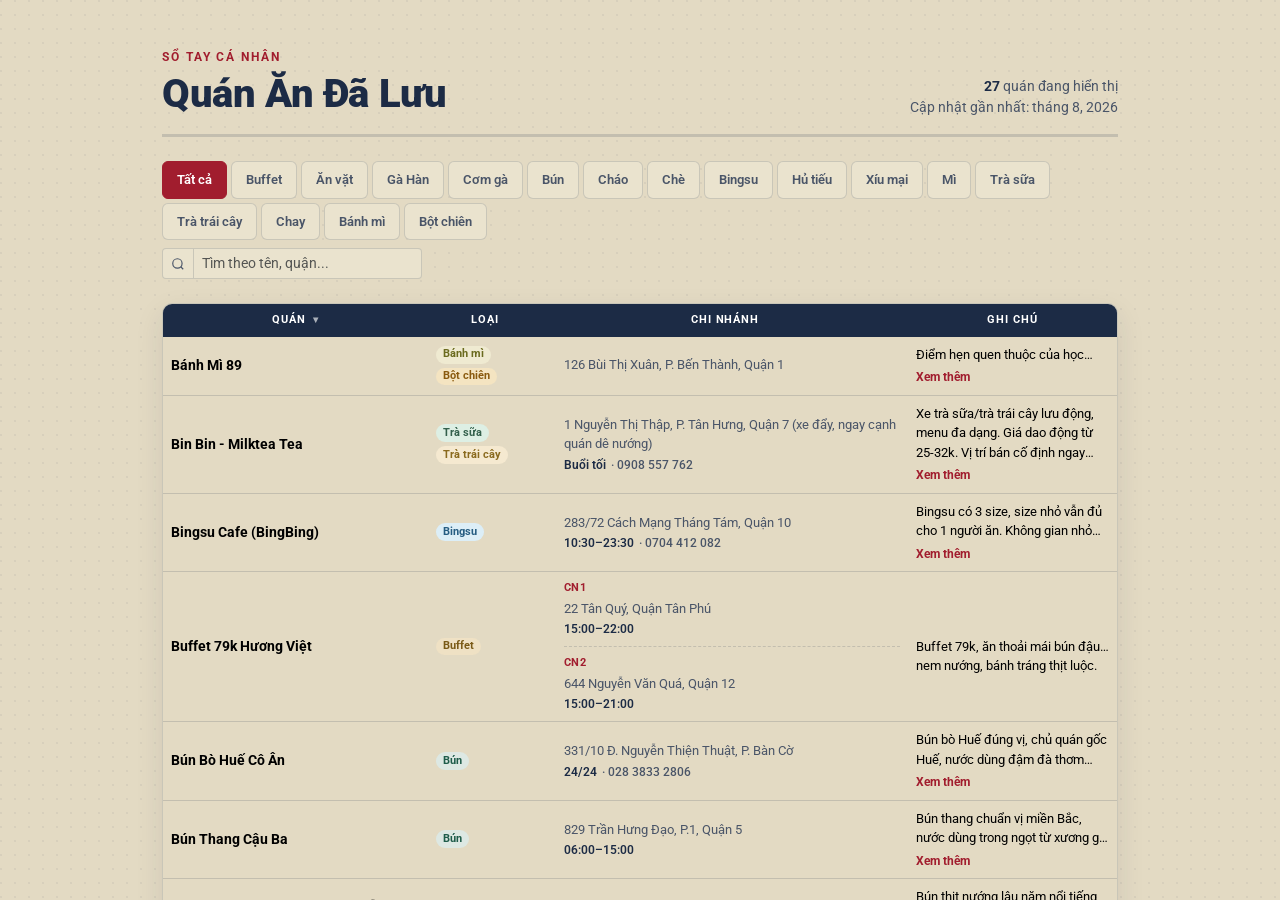
<file: index.html>
<!DOCTYPE html>
<html lang="vi">
<head>
<meta charset="UTF-8">
<meta http-equiv="refresh" content="0; url=Cac_quan_an_da_luu/">
<link rel="canonical" href="Cac_quan_an_da_luu/">
<title>Đang chuyển hướng…</title>
</head>
<body>
  <p>Đang chuyển đến <a href="Cac_quan_an_da_luu/">Sổ Quán Ăn</a>…</p>
</body>
</html>
</file>
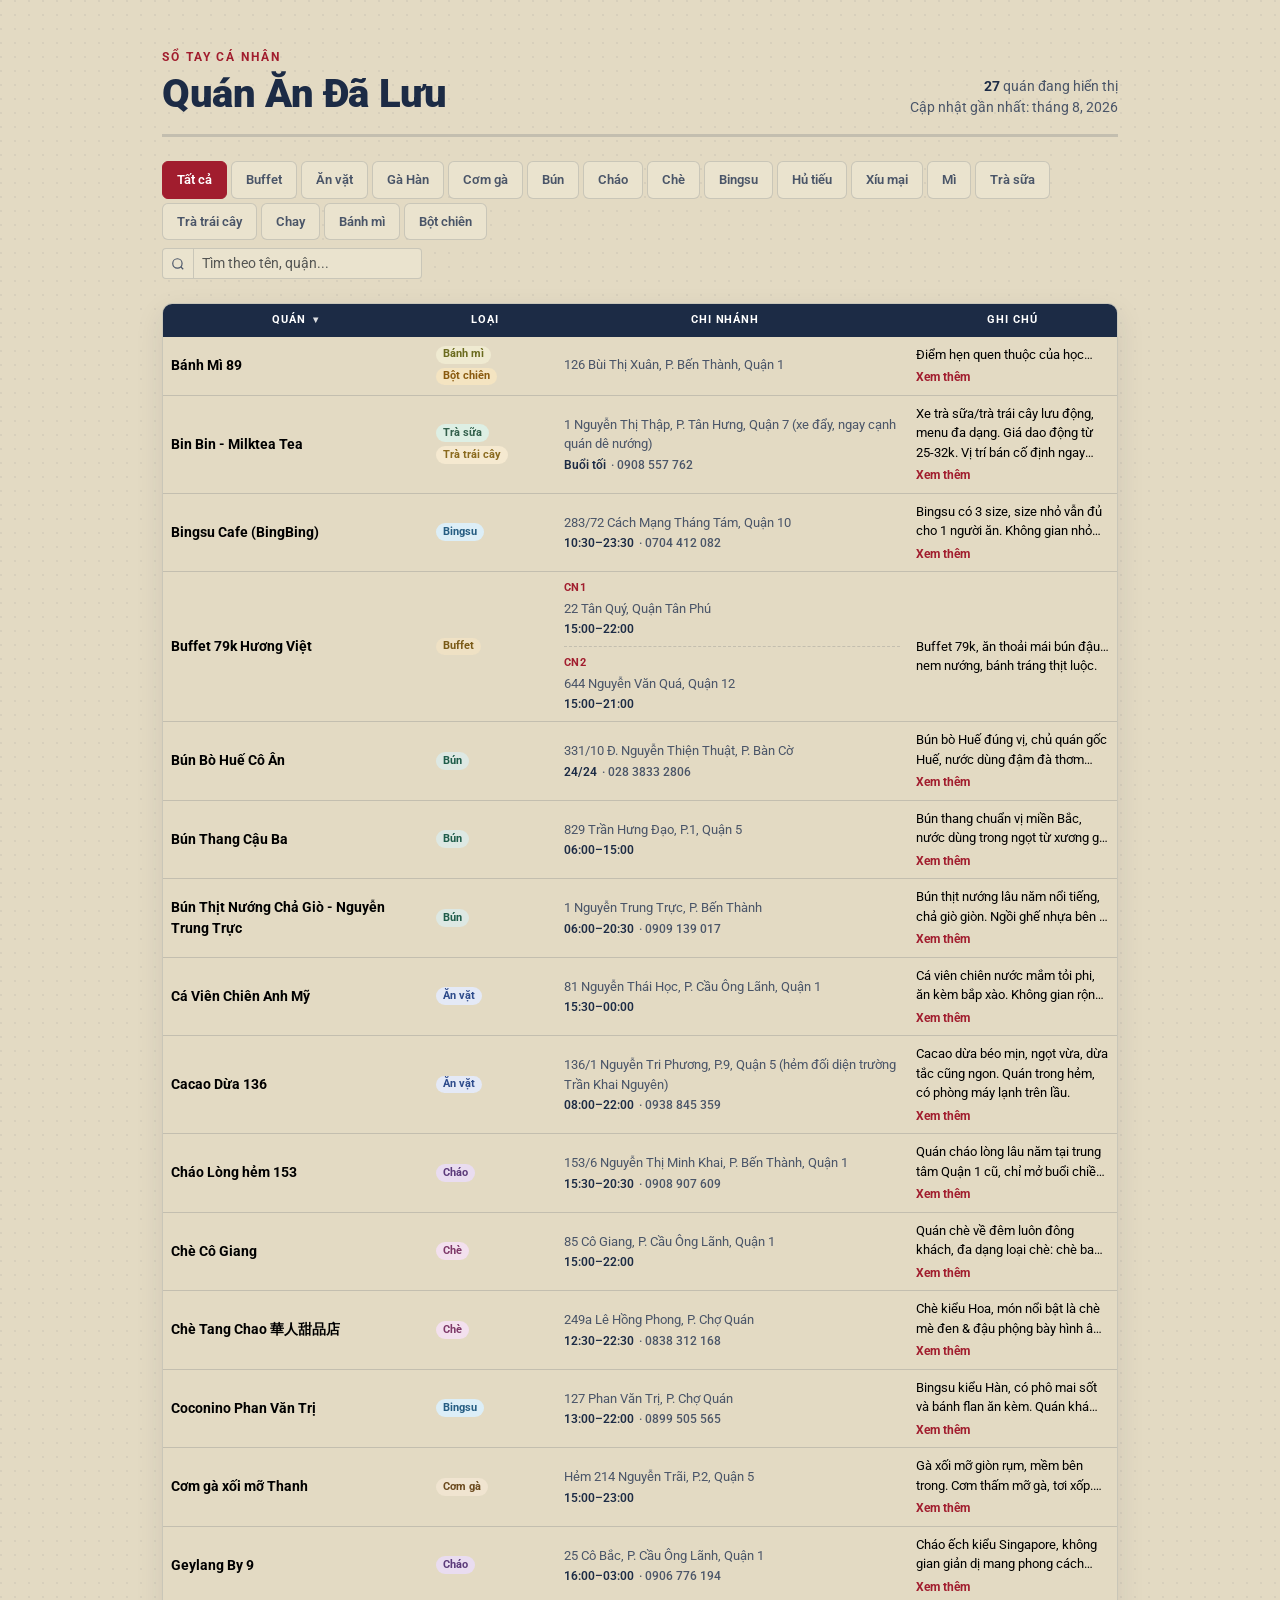
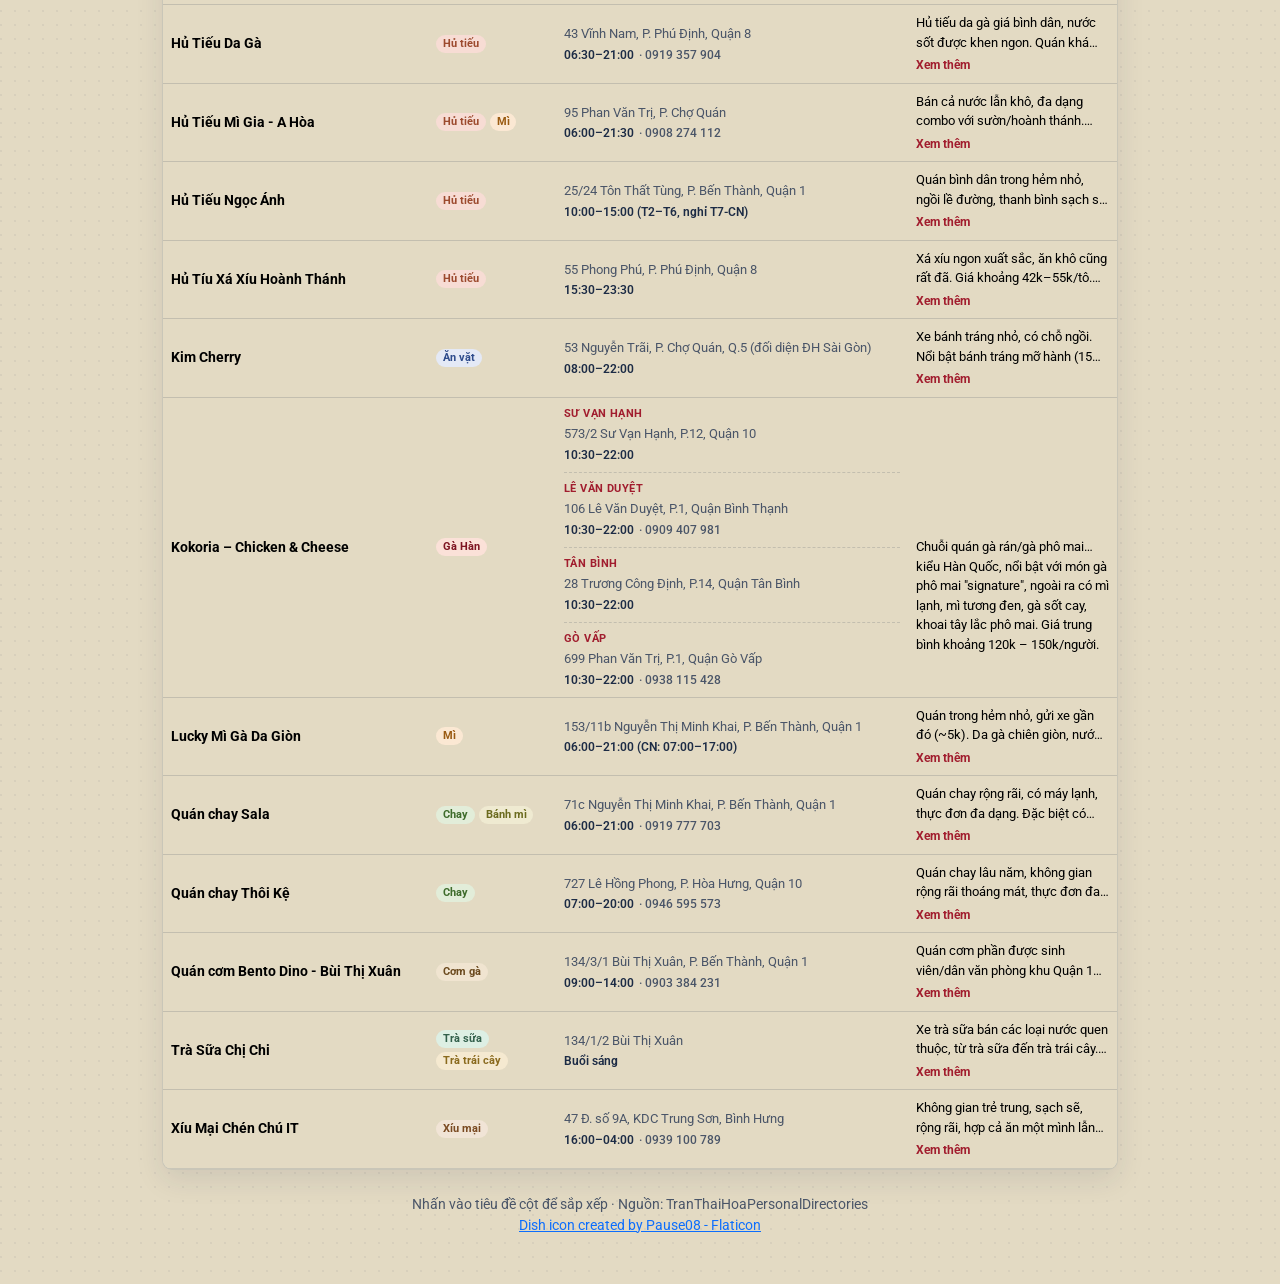
<file: Cac_quan_an_da_luu/index.html>
<!DOCTYPE html>
<html lang="vi">
<head>
<meta charset="UTF-8">
<meta name="viewport" content="width=device-width, initial-scale=1.0">
<title>Sổ Quán Ăn — Danh sách đã lưu</title>

<link rel="icon" type="image/png" href="dish.png">
<link rel="apple-touch-icon" href="dish.png">

<link rel="manifest" href="manifest.json">
<meta name="theme-color" content="#E3DAC3">

<link rel="preconnect" href="https://fonts.googleapis.com">
<link rel="preconnect" href="https://fonts.gstatic.com" crossorigin>
<link href="https://fonts.googleapis.com/css2?family=Roboto:ital,wght@0,400;0,500;0,700;0,900;1,500&display=swap" rel="stylesheet">

<!-- Bootstrap 5 -->
<link href="https://cdn.jsdelivr.net/npm/bootstrap@5.3.3/dist/css/bootstrap.min.css" rel="stylesheet">

<!-- Giao diện riêng, nạp SAU Bootstrap để override -->
<link rel="stylesheet" href="style.css">
</head>
<body>

<div class="container wrap py-5">

  <header class="d-flex justify-content-between align-items-end flex-wrap gap-3 pb-3 mb-2 border-bottom border-3">
    <div>
      <p class="kicker mb-1">Sổ tay cá nhân</p>
      <h1 class="mb-0">Quán Ăn Đã Lưu</h1>
    </div>
    <div class="meta text-sm-end small">
      <div><strong id="count-visible">0</strong> quán đang hiển thị</div>
      <div>Cập nhật gần nhất: tháng 8, 2026</div>
    </div>
  </header>

  <div class="controls d-flex justify-content-between align-items-center flex-wrap gap-2 my-4">
    <ul class="nav nav-pills gap-1" id="tabs"></ul>

    <div class="input-group input-group-sm search-group">
      <span class="input-group-text">
        <svg width="14" height="14" viewBox="0 0 24 24" fill="none" stroke="currentColor" stroke-width="2"><circle cx="11" cy="11" r="8"/><path d="m21 21-4.3-4.3"/></svg>
      </span>
      <input id="search-input" type="text" class="form-control" placeholder="Tìm theo tên, quận...">
    </div>
  </div>

  <div class="ledger table-responsive">
    <table class="table table-hover align-middle mb-0">
      <thead>
        <tr>
          <th data-key="name" scope="col">Quán <span class="arrow">▾</span></th>
          <th data-key="category" scope="col">Loại <span class="arrow">▾</span></th>
          <th data-key="address" scope="col">Chi nhánh <span class="arrow">▾</span></th>
          <th data-key="note" scope="col">Ghi chú</th>
        </tr>
      </thead>
      <tbody id="table-body"></tbody>
    </table>
  </div>

  <footer class="text-center small mt-4">
    Nhấn vào tiêu đề cột để sắp xếp · Nguồn: TranThaiHoaPersonalDirectories
    <br>
    <a href="https://www.flaticon.com/free-icon/dish_857718" title="dish icon" target="_blank" rel="noopener">Dish icon created by Pause08 - Flaticon</a>
  </footer>

</div>

<script src="data.js"></script>
<script src="app.js"></script>
</body>
</html>
</file>
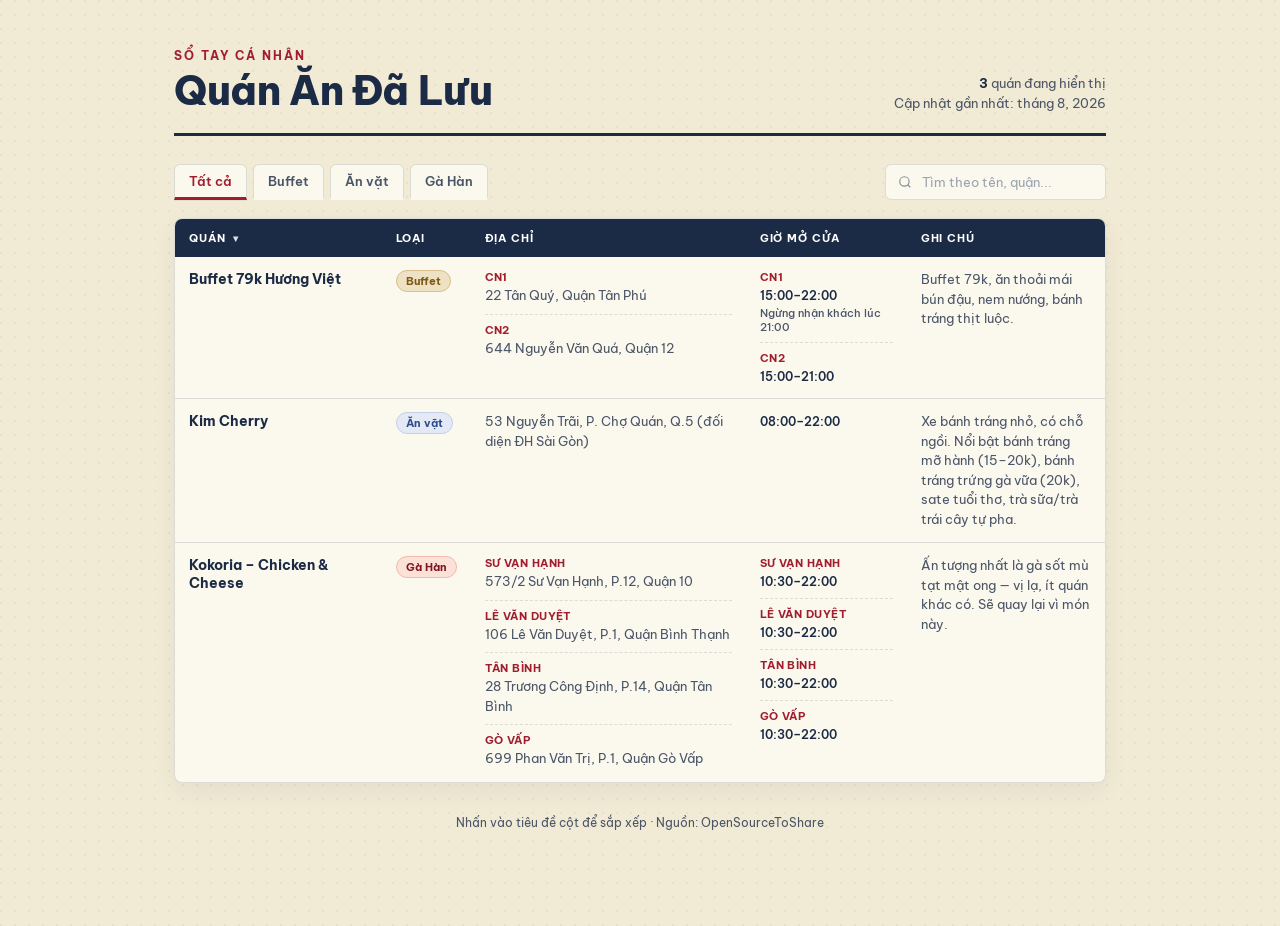
<file: Cac_quan_an_da_luu/index_2.html>
<!DOCTYPE html>
<html lang="vi">
<head>
<meta charset="UTF-8">
<meta name="viewport" content="width=device-width, initial-scale=1.0">
<title>Sổ Quán Ăn — Danh sách đã lưu</title>
<link rel="preconnect" href="https://fonts.googleapis.com">
<link rel="preconnect" href="https://fonts.gstatic.com" crossorigin>
<link href="https://fonts.googleapis.com/css2?family=Be+Vietnam+Pro:ital,wght@0,400;0,500;0,600;0,700;0,800;1,500&display=swap" rel="stylesheet">
<style>
  :root{
    --paper: #F1EAD4;
    --paper-card: #FBF8EE;
    --ink: #1C2B45;
    --ink-soft: #4A5568;
    --lacquer: #A11D2E;
    --lacquer-dark: #7E1522;
    --brass: #9A7B3F;
    --jade: #33604C;
    --line: rgba(28,43,69,0.14);
    --shadow: 0 1px 0 rgba(28,43,69,0.06);
  }

  *{box-sizing:border-box;}

  html,body{
    margin:0;
    padding:0;
    background:var(--paper);
    color:var(--ink);
    font-family:'Be Vietnam Pro', sans-serif;
    -webkit-font-smoothing:antialiased;
  }

  body{
    background-image:
      radial-gradient(circle at 1px 1px, rgba(28,43,69,0.05) 1px, transparent 1px);
    background-size: 14px 14px;
  }

  .wrap{
    max-width:980px;
    margin:0 auto;
    padding:48px 24px 96px;
  }

  /* ---------- Header ---------- */
  header{
    display:flex;
    justify-content:space-between;
    align-items:flex-end;
    gap:24px;
    border-bottom:3px solid var(--ink);
    padding-bottom:20px;
    margin-bottom:8px;
    flex-wrap:wrap;
  }

  .kicker{
    font-size:12px;
    letter-spacing:0.16em;
    text-transform:uppercase;
    color:var(--lacquer);
    font-weight:700;
    margin:0 0 6px;
  }

  h1{
    font-size:clamp(28px, 4vw, 40px);
    font-weight:800;
    margin:0;
    line-height:1.1;
    letter-spacing:-0.01em;
  }

  .meta{
    text-align:right;
    font-size:13px;
    color:var(--ink-soft);
    line-height:1.5;
  }
  .meta strong{ color:var(--ink); font-weight:700; }

  /* ---------- Controls ---------- */
  .controls{
    display:flex;
    justify-content:space-between;
    align-items:center;
    gap:16px;
    flex-wrap:wrap;
    margin:28px 0 18px;
  }

  .tabs{
    display:flex;
    gap:6px;
    flex-wrap:wrap;
  }

  .tab{
    font-family:inherit;
    font-size:13px;
    font-weight:600;
    color:var(--ink-soft);
    background:var(--paper-card);
    border:1px solid var(--line);
    border-bottom:3px solid transparent;
    border-radius:6px 6px 0 0;
    padding:8px 14px;
    cursor:pointer;
    transition:all .15s ease;
  }
  .tab:hover{ color:var(--ink); }
  .tab.active{
    color:var(--lacquer);
    border-bottom-color:var(--lacquer);
    background:var(--paper-card);
    box-shadow:var(--shadow);
  }

  .search{
    display:flex;
    align-items:center;
    gap:8px;
    background:var(--paper-card);
    border:1px solid var(--line);
    border-radius:6px;
    padding:8px 12px;
    min-width:220px;
  }
  .search svg{ flex:none; opacity:0.5; }
  .search input{
    border:none;
    background:none;
    outline:none;
    font-family:inherit;
    font-size:13px;
    color:var(--ink);
    width:100%;
  }
  .search input::placeholder{ color:#9AA3B2; }

  /* ---------- Table (ledger) ---------- */
  .ledger{
    background:var(--paper-card);
    border:1px solid var(--line);
    border-radius:8px;
    overflow:hidden;
    box-shadow: 0 8px 24px rgba(28,43,69,0.06);
  }

  table{
    width:100%;
    border-collapse:collapse;
    font-size:14px;
  }

  thead th{
    text-align:left;
    font-size:11px;
    letter-spacing:0.08em;
    text-transform:uppercase;
    font-weight:700;
    color:#fff;
    background:var(--ink);
    padding:12px 14px;
    white-space:nowrap;
    cursor:pointer;
    user-select:none;
    position:relative;
  }
  thead th:hover{ background:#26375A; }
  thead th .arrow{
    display:inline-block;
    margin-left:4px;
    font-size:10px;
    opacity:0;
    transition:opacity .15s;
  }
  thead th.sorted .arrow{ opacity:0.85; }

  tbody tr{
    border-bottom:1px solid var(--line);
    transition:background .12s ease;
  }
  tbody tr:last-child{ border-bottom:none; }
  tbody tr:hover{ background:rgba(161,29,46,0.045); }

  tbody td{
    padding:13px 14px;
    vertical-align:top;
    color:var(--ink);
  }

  .col-name{ min-width:170px; }
  .name-vn{ font-weight:700; }

  .branch-list{
    list-style:none;
    margin:0;
    padding:0;
    display:flex;
    flex-direction:column;
    gap:8px;
  }
  .branch-list li{
    padding-bottom:8px;
    border-bottom:1px dashed var(--line);
  }
  .branch-list li:last-child{
    padding-bottom:0;
    border-bottom:none;
  }
  .branch-label{
    display:block;
    font-size:11px;
    font-weight:700;
    color:var(--lacquer);
    text-transform:uppercase;
    letter-spacing:0.04em;
    margin-bottom:2px;
  }
  .branch-addr{ color:var(--ink-soft); font-size:13px; line-height:1.5; }
  .branch-hours{
    font-variant-numeric: tabular-nums;
    font-weight:600;
    font-size:12px;
    color:var(--ink);
    margin-top:2px;
  }

  .badge{
    display:inline-block;
    font-size:11px;
    font-weight:700;
    padding:3px 9px;
    border-radius:999px;
    white-space:nowrap;
    border:1px solid transparent;
  }
  .badge-buffet{ background:#EFE1C4; color:#7A5A16; border-color:#D8BE8A; }
  .badge-vat{ background:#E4E9F6; color:#2F4C8C; border-color:#C4CFE9; }
  .badge-ga{ background:#FBE1D8; color:var(--lacquer-dark); border-color:#F2BBAA; }
  .badge-tra{ background:#DDEFE4; color:var(--jade); border-color:#B9DCC5; }

  .addr{ color:var(--ink-soft); font-size:13px; line-height:1.5; }
  .hours{
    font-variant-numeric: tabular-nums;
    font-weight:600;
    font-size:13px;
    white-space:nowrap;
  }
  .hours-note{
    display:block;
    font-size:11px;
    font-weight:500;
    color:var(--ink-soft);
    margin-top:2px;
  }

  .status{
    display:inline-flex;
    align-items:center;
    gap:6px;
    font-size:12px;
    font-weight:700;
  }
  .status.visited{ color:var(--jade); }
  .status.unvisited{ color:#9AA3B2; }
  .dot{
    width:7px; height:7px; border-radius:50%;
    background:currentColor;
    flex:none;
  }

  .note{
    font-size:13px;
    color:var(--ink-soft);
    max-width:260px;
    line-height:1.5;
  }
  .note em{ color:var(--ink); font-style:normal; font-weight:600; }

  .stamp{
    display:inline-block;
    margin-top:6px;
    font-size:10px;
    font-weight:800;
    letter-spacing:0.06em;
    color:var(--lacquer);
    border:1.5px solid var(--lacquer);
    border-radius:4px;
    padding:2px 6px;
    transform:rotate(-3deg);
    text-transform:uppercase;
  }

  .empty-row td{
    text-align:center;
    padding:40px 14px;
    color:var(--ink-soft);
    font-style:italic;
  }

  footer{
    margin-top:32px;
    text-align:center;
    font-size:12px;
    color:var(--ink-soft);
  }

  @media (max-width: 640px){
    .wrap{ padding:32px 14px 64px; }
    header{ flex-direction:column; align-items:flex-start; }
    .meta{ text-align:left; }
    .ledger{ overflow-x:auto; }
    table{ min-width:640px; }
  }
</style>
</head>
<body>

<div class="wrap">

  <header>
    <div>
      <p class="kicker">Sổ tay cá nhân</p>
      <h1>Quán Ăn Đã Lưu</h1>
    </div>
    <div class="meta">
      <div><strong id="count-visible">0</strong> quán đang hiển thị</div>
      <div>Cập nhật gần nhất: tháng 8, 2026</div>
    </div>
  </header>

  <div class="controls">
    <div class="tabs" id="tabs"></div>
    <div class="search">
      <svg width="14" height="14" viewBox="0 0 24 24" fill="none" stroke="currentColor" stroke-width="2"><circle cx="11" cy="11" r="8"/><path d="m21 21-4.3-4.3"/></svg>
      <input id="search-input" type="text" placeholder="Tìm theo tên, quận...">
    </div>
  </div>

  <div class="ledger">
    <table>
      <thead>
        <tr>
          <th data-key="name">Quán <span class="arrow">▾</span></th>
          <th data-key="category">Loại <span class="arrow">▾</span></th>
          <th data-key="address">Địa chỉ <span class="arrow">▾</span></th>
          <th data-key="hours">Giờ mở cửa <span class="arrow">▾</span></th>
          <th data-key="note">Ghi chú</th>
        </tr>
      </thead>
      <tbody id="table-body"></tbody>
    </table>
  </div>

  <footer>Nhấn vào tiêu đề cột để sắp xếp · Nguồn: OpenSourceToShare</footer>

</div>

<script>
const DATA = [
  {
    name: "Buffet 79k Hương Việt",
    category: "Buffet",
    badge: "badge-buffet",
    branches: [
      { label: "CN1", address: "22 Tân Quý, Quận Tân Phú", hours: "15:00–22:00", hoursNote: "Ngừng nhận khách lúc 21:00" },
      { label: "CN2", address: "644 Nguyễn Văn Quá, Quận 12", hours: "15:00–21:00" }
    ],
    note: "Buffet 79k, ăn thoải mái bún đậu, nem nướng, bánh tráng thịt luộc."
  },
  {
    name: "Kim Cherry",
    category: "Ăn vặt",
    badge: "badge-vat",
    branches: [
      { label: "", address: "53 Nguyễn Trãi, P. Chợ Quán, Q.5 (đối diện ĐH Sài Gòn)", hours: "08:00–22:00" }
    ],
    note: "Xe bánh tráng nhỏ, có chỗ ngồi. Nổi bật bánh tráng mỡ hành (15–20k), bánh tráng trứng gà vữa (20k), sate tuổi thơ, trà sữa/trà trái cây tự pha."
  },
  {
    name: "Kokoria – Chicken & Cheese",
    category: "Gà Hàn",
    badge: "badge-ga",
    branches: [
      { label: "Sư Vạn Hạnh", address: "573/2 Sư Vạn Hạnh, P.12, Quận 10", hours: "10:30–22:00" },
      { label: "Lê Văn Duyệt", address: "106 Lê Văn Duyệt, P.1, Quận Bình Thạnh", hours: "10:30–22:00" },
      { label: "Tân Bình", address: "28 Trương Công Định, P.14, Quận Tân Bình", hours: "10:30–22:00" },
      { label: "Gò Vấp", address: "699 Phan Văn Trị, P.1, Quận Gò Vấp", hours: "10:30–22:00" }
    ],
    note: "Ấn tượng nhất là gà sốt mù tạt mật ong — vị lạ, ít quán khác có. Sẽ quay lại vì món này."
  }
];

// --- Vietnamese-friendly search: strip diacritics + tone marks, handle đ/Đ, lowercase ---
function normalizeVN(str){
  return (str || "")
    .normalize("NFD")
    .replace(/[\u0300-\u036f]/g, "")
    .replace(/đ/g, "d")
    .replace(/Đ/g, "D")
    .toLowerCase()
    .trim();
}

const CATEGORIES = ["Tất cả", ...Array.from(new Set(DATA.map(d => d.category)))];

let state = { category: "Tất cả", query: "", sortKey: "name", sortDir: 1 };

function renderTabs(){
  const tabsEl = document.getElementById("tabs");
  tabsEl.innerHTML = "";
  CATEGORIES.forEach(cat => {
    const btn = document.createElement("button");
    btn.className = "tab" + (state.category === cat ? " active" : "");
    btn.textContent = cat;
    btn.addEventListener("click", () => { state.category = cat; render(); });
    tabsEl.appendChild(btn);
  });
}

function getFiltered(){
  let rows = DATA.filter(r => state.category === "Tất cả" || r.category === state.category);
  if(state.query.trim()){
    const q = normalizeVN(state.query);
    rows = rows.filter(r => {
      const haystack = [
        r.name,
        r.category,
        r.note,
        ...r.branches.map(b => b.label),
        ...r.branches.map(b => b.address)
      ].map(normalizeVN).join(" | ");
      return haystack.includes(q);
    });
  }
  rows = rows.slice().sort((a,b) => {
    let av, bv;
    if(state.sortKey === "hours"){
      av = a.branches[0].hours; bv = b.branches[0].hours;
    } else if(state.sortKey === "address"){
      av = a.branches[0].address; bv = b.branches[0].address;
    } else {
      av = (a[state.sortKey] || "").toString();
      bv = (b[state.sortKey] || "").toString();
    }
    av = normalizeVN(av); bv = normalizeVN(bv);
    if(av < bv) return -1 * state.sortDir;
    if(av > bv) return 1 * state.sortDir;
    return 0;
  });
  return rows;
}

function renderTable(){
  const rows = getFiltered();
  const body = document.getElementById("table-body");
  body.innerHTML = "";

  if(rows.length === 0){
    body.innerHTML = '<tr class="empty-row"><td colspan="5">Không tìm thấy quán nào.</td></tr>';
  } else {
    rows.forEach(r => {
      const tr = document.createElement("tr");
      const branchItems = r.branches.map(b => `
        <li>
          ${b.label ? `<span class="branch-label">${b.label}</span>` : ""}
          <span class="branch-addr">${b.address}</span>
        </li>
      `).join("");
      const hoursItems = r.branches.map(b => `
        <li>
          ${b.label ? `<span class="branch-label">${b.label}</span>` : ""}
          <span class="branch-hours">${b.hours}</span>
          ${b.hoursNote ? `<span class="hours-note">${b.hoursNote}</span>` : ""}
        </li>
      `).join("");
      tr.innerHTML = `
        <td class="col-name">
          <span class="name-vn">${r.name}</span>
        </td>
        <td><span class="badge ${r.badge}">${r.category}</span></td>
        <td><ul class="branch-list">${branchItems}</ul></td>
        <td><ul class="branch-list">${hoursItems}</ul></td>
        <td class="note">${r.note}</td>
      `;
      body.appendChild(tr);
    });
  }

  document.getElementById("count-visible").textContent = rows.length;
}

function renderSortIndicators(){
  document.querySelectorAll("thead th").forEach(th => {
    th.classList.remove("sorted");
    const arrow = th.querySelector(".arrow");
    if(th.dataset.key === state.sortKey){
      th.classList.add("sorted");
      arrow.textContent = state.sortDir === 1 ? "▾" : "▴";
    } else {
      arrow.textContent = "▾";
    }
  });
}

function render(){
  renderTabs();
  renderTable();
  renderSortIndicators();
}

document.querySelectorAll("thead th").forEach(th => {
  th.addEventListener("click", () => {
    const key = th.dataset.key;
    if(state.sortKey === key){ state.sortDir *= -1; }
    else { state.sortKey = key; state.sortDir = 1; }
    render();
  });
});

document.getElementById("search-input").addEventListener("input", (e) => {
  state.query = e.target.value;
  render();
});

render();
</script>

</body>
</html>
</file>
<file: Cac_quan_an_da_luu/style.css>
/* ============================================================
   Nạp SAU bootstrap.min.css trong index.html để các quy tắc
   dưới đây override lại theme mặc định (xanh dương) của Bootstrap.
   ============================================================ */

:root{
  --paper: #E3DAC3;       /* nền trang */
  --paper-card: #EAE3CE;  /* nền thẻ — vàng dịu, gần màu nền, chỉ hơi nhạt hơn */
  --ink: #1C2B45;
  --ink-soft: #4A5568;
  --lacquer: #A11D2E;
  --lacquer-dark: #7E1522;
  --jade: #33604C;
  --line: rgba(28,43,69,0.16);

  /* Override biến theme của Bootstrap 5.3 để khớp bảng màu sổ ghi chép */
  --bs-body-font-family: 'Roboto', sans-serif;;
  --bs-body-color: var(--ink);
  --bs-body-bg: var(--paper);
  --bs-primary: var(--lacquer);
  --bs-border-color: var(--line);
  --bs-link-color: var(--lacquer);
  --bs-link-hover-color: var(--lacquer-dark);
}

body{
  background-image:
    radial-gradient(circle at 1px 1px, rgba(28,43,69,0.06) 1px, transparent 1px);
  background-size: 14px 14px;
}

.wrap{ max-width:980px; }

/* ---------- Header ---------- */
.kicker{
  font-size:12px;
  letter-spacing:0.16em;
  text-transform:uppercase;
  color:var(--lacquer);
  font-weight:700;
}

h1{
  font-size:clamp(28px, 4vw, 40px);
  font-weight:900;
  letter-spacing:-0.01em;
}

.meta{ color:var(--ink-soft); line-height:1.5; }
.meta strong{ color:var(--ink); font-weight:700; }

/* ---------- Tabs (Bootstrap nav-pills) ---------- */
.nav-pills .nav-link{
  font-size:13px;
  font-weight:600;
  color:var(--ink-soft);
  background:var(--paper-card);
  border:1px solid var(--line);
  border-radius:6px;
  padding:8px 14px;
}
.nav-pills .nav-link:hover{ color:var(--ink); }
.nav-pills .nav-link.active{
  color:#fff;
  background:var(--lacquer);
  border-color:var(--lacquer);
}

/* ---------- Search (Bootstrap input-group) ---------- */
.search-group{ max-width:260px; }
.search-group .input-group-text{
  background:var(--paper-card);
  border-color:var(--line);
  color:var(--ink-soft);
}
.search-group .form-control{
  background:var(--paper-card);
  border-color:var(--line);
  color:var(--ink);
}
.search-group .form-control:focus{
  background:var(--paper-card);
  border-color:var(--lacquer);
  box-shadow:0 0 0 0.2rem rgba(161,29,46,0.15);
}

/* ---------- Table (ledger) ---------- */
.ledger{
  background:var(--paper-card);
  border:1px solid var(--line);
  border-radius:10px;
  box-shadow: 0 10px 28px rgba(28,43,69,0.10);
}

.table{ font-size:14px; margin-bottom:0; }

.table thead th{
  font-size:11px;
  letter-spacing:0.08em;
  text-transform:uppercase;
  font-weight:700;
  color:#fff;
  background:var(--ink);
  white-space:nowrap;
  cursor:pointer;
  user-select:none;
  border:none;
  text-align:center;
}
.table thead th:hover{ background:#26375A; }
.table thead th .arrow{
  display:inline-block;
  margin-left:4px;
  font-size:10px;
  opacity:0;
  transition:opacity .15s;
}
.table thead th.sorted .arrow{ opacity:0.85; }

.table tbody tr:hover{ background-color: rgba(161,29,46,0.045); }
.table td, .table th{ border-color: var(--line); }

.col-name{ min-width:170px; }
.name-vn{ font-weight:700; }

.branch-list{
  display:flex;
  flex-direction:column;
  gap:8px;
}
.branch-block{
  padding-bottom:8px;
  border-bottom:1px dashed var(--line);
}
.branch-block:last-child{
  padding-bottom:0;
  border-bottom:none;
}
.branch-label{
  display:block;
  font-size:11px;
  font-weight:700;
  color:var(--lacquer);
  text-transform:uppercase;
  letter-spacing:0.04em;
  margin-bottom:2px;
}
.branch-addr{ color:var(--ink-soft); font-size:13px; line-height:1.5; }
.branch-meta{
  font-variant-numeric: tabular-nums;
  font-weight:600;
  font-size:12px;
  color:var(--ink);
  margin-top:2px;
}
.branch-phone{ font-weight:500; color:var(--ink-soft); margin-left:2px; }

/* ---------- Badges (Bootstrap .badge + màu riêng theo loại quán) ---------- */
.badge-list{
  display:flex;
  flex-wrap:wrap;
  gap:4px;
}

.badge-buffet{ background:#EFE1C4; color:#7A5A16; }
.badge-vat{ background:#E4E9F6; color:#2F4C8C; }
.badge-ga{ background:#FBE1D8; color:var(--lacquer-dark); }
.badge-tra-sua{ background:#DDEFE4; color:var(--jade); }
.badge-com{ background:#E9ECD6; color:#5B6B2E; }
.badge-com-ga{ background:#F0E4D0; color:#6B4A1E; }
.badge-bun{ background:#DDE8E3; color:#1F5C4A; }
.badge-chao{ background:#E9DCF0; color:#5B3A7A; }
.badge-che{ background:#F3E0EE; color:#7D3868; }
.badge-pho{ background:#D7EEF0; color:#1D6E77; }
.badge-bingsu{ background:#DCEEF7; color:#265D82; }
.badge-mi{ background:#FBE8D3; color:#9A5B12; }
.badge-hu-tieu{ background:#F7DCD4; color:#9C4A2E; }
.badge-xiu-mai{ background:#F1E4D6; color:#7A4A22; }
.badge-banh-mi{ background:#EFEAD1; color:#6B6B1F; }
.badge-chay{ background:#E2EDD9; color:#3E6B2B; }
.badge-tra-trai-cay{ background:#F5E9D0; color:#8A6A1E; }
.badge-bot-chien{ background:#F4E4C1; color:#8A5A0F; }

/* ---------- Ghi chú: giới hạn 3 dòng, có nút "Xem thêm" ---------- */
.note{
  font-size:13px;
  color:var(--ink-soft);
  max-width:260px;
  line-height:1.5;
}
.note-text{
  display:-webkit-box;
  -webkit-line-clamp:1;
  line-clamp:1;
  -webkit-box-orient:vertical;
  overflow:hidden;
}
.note-text.expanded{
  -webkit-line-clamp:unset;
  line-clamp:unset;
  overflow:visible;
}
.note-toggle{
  display:inline-block;
  border:none;
  background:none;
  padding:0;
  margin-top:4px;
  font-size:12px;
  font-weight:700;
  color:var(--lacquer);
  cursor:pointer;
}
.note-toggle:hover{ text-decoration:underline; }
.note-toggle.d-none{ display:none; }

.empty-row td{
  text-align:center;
  padding:40px 14px !important;
  color:var(--ink-soft);
  font-style:italic;
}

footer{ color:var(--ink-soft); }

/* ============================================================
   MOBILE: bảng chuyển thành các "thẻ" xếp chồng thay vì cuộn ngang
   ============================================================ */
@media (max-width: 700px){
  .ledger table thead{ display:none; }

  /* Khung ngoài bao quanh cả danh sách — viền đậm & rõ để phân tách
     với nền trang, khác với viền mảnh của từng thẻ quán bên trong */
  .ledger{
    background:var(--paper);
    border:2.5px solid var(--ink);
    border-radius:14px;
    box-shadow:none;
    padding:14px;
  }

  .ledger table,
  .ledger tbody,
  .ledger tr,
  .ledger td{
    display:block;
    width:100%;
  }

  .ledger tbody tr{
    background:var(--paper-card);
    border:1px solid rgba(28,43,69,0.22);
    border-radius:10px;
    margin:0 0 12px;
    padding:16px 18px;
    box-shadow:0 2px 8px rgba(28,43,69,0.06);
  }
  .ledger tbody tr:hover{ background-color:var(--paper-card); }

  /* Bootstrap tô nền riêng cho từng ô (--bs-table-bg), làm lộ màu nền
     trang phía sau; ép lại nền ô trùng màu thẻ để không bị "thủng" */
  .ledger td{
    background-color:var(--paper-card) !important;
    border:none !important;
    padding:8px 0;
  }

  /* Tên quán + loại quán gộp làm "tiêu đề thẻ", gọn hơn */
  .col-name{ min-width:0; padding-bottom:2px !important; }
  .col-name .name-vn{ font-size:15px; }

  .ledger td:nth-child(2){ padding-top:0; padding-bottom:8px !important; }

  /* Nhãn nhỏ phía trên cột Chi nhánh / Ghi chú */
  .ledger td[data-label]::before{
    content: attr(data-label);
    display:block;
    font-size:10px;
    font-weight:700;
    text-transform:uppercase;
    letter-spacing:0.06em;
    color:var(--lacquer);
    margin-bottom:6px;
  }

  .note{ max-width:none; }
}
</file>
